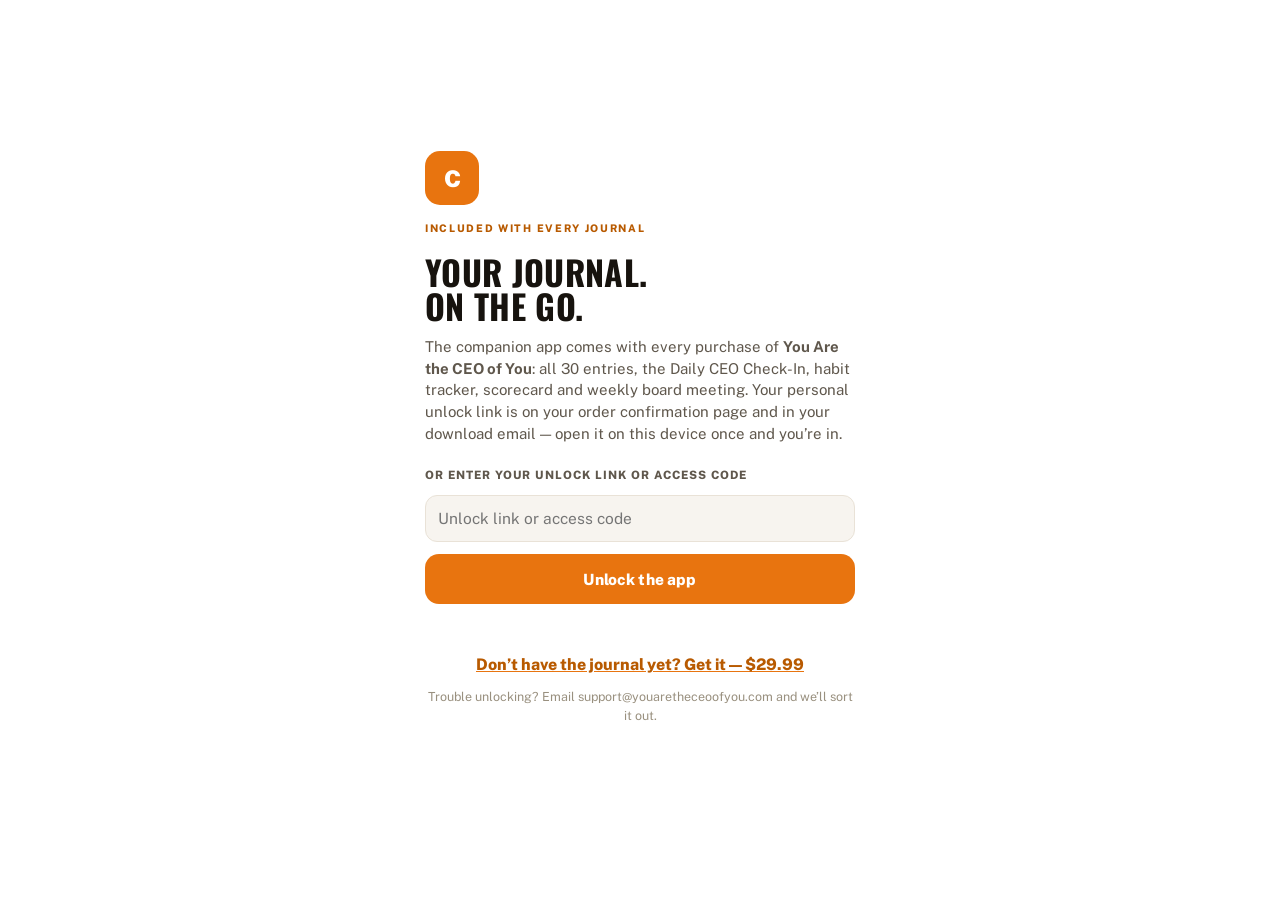
<file: app/index.html>
<!doctype html>
<html lang="en">
<head>
<meta charset="utf-8">
<meta name="viewport" content="width=device-width, initial-scale=1, viewport-fit=cover">
<title>Companion App — You Are the CEO of You</title>
<meta name="description" content="The You Are the CEO of You companion app: all 30 entries, the Daily CEO Check-In, habit tracker, company scorecard and weekly board meeting — on your phone.">
<meta name="robots" content="noindex">
<meta name="theme-color" content="#E8740F">
<meta name="apple-mobile-web-app-capable" content="yes">
<meta name="apple-mobile-web-app-status-bar-style" content="default">
<meta name="apple-mobile-web-app-title" content="CEO of You">
<link rel="icon" href="/assets/img/favicon.svg" type="image/svg+xml">
<link rel="preconnect" href="https://fonts.googleapis.com">
<link rel="preconnect" href="https://fonts.gstatic.com" crossorigin>
<link rel="stylesheet" href="https://fonts.googleapis.com/css2?family=Oswald:wght@500;700&family=Public+Sans:wght@400;600;700;800;900&family=Source+Serif+4:ital,opsz,wght@0,8..60,400;0,8..60,600;1,8..60,400&display=swap">
<link rel="stylesheet" href="/app/styles.css">
</head>
<body>
<div id="lock" hidden>
  <div class="lock-in">
    <div class="mark" aria-hidden="true">C</div>
    <p class="eyebrow">Included with every journal</p>
    <h1>Your journal.<br>On the go.</h1>
    <p class="muted">The companion app comes with every purchase of <strong>You Are the CEO of You</strong>: all 30 entries, the Daily CEO Check-In, habit tracker, scorecard and weekly board meeting. Your personal unlock link is on your order confirmation page and in your download email &mdash; open it on this device once and you&rsquo;re in.</p>
    <label for="lock-code">Or enter your unlock link or access code</label>
    <input id="lock-code" class="inp" placeholder="Unlock link or access code" autocomplete="off">
    <button id="lock-btn" class="btn" type="button">Unlock the app</button>
    <p id="lock-msg" class="lock-msg" role="status"></p>
    <a class="lock-buy" href="/#checkout">Don&rsquo;t have the journal yet? Get it &mdash; $29.99</a>
    <p class="lock-help">Trouble unlocking? Email support@youaretheceoofyou.com and we&rsquo;ll sort it out.</p>
  </div>
</div>
<div id="app" hidden>
  <header class="top wrap">
    <div class="brand">
      <div class="mark" aria-hidden="true">C</div>
      <div class="t">You Are the CEO of You<small>Companion</small></div>
    </div>
    <span class="proto">Early access</span>
  </header>
  <main id="screens">
    <section class="screen wrap" id="scr-today" aria-label="Today"></section>
    <section class="screen wrap" id="scr-journal" aria-label="Journal"></section>
    <section class="screen wrap" id="scr-habits" aria-label="Habits"></section>
    <section class="screen wrap" id="scr-board" aria-label="Board"></section>
    <section class="screen wrap" id="scr-company" aria-label="Company"></section>
  </main>
  <nav id="tabbar" aria-label="Main navigation"><div class="row">
    <button class="tab" id="tab-today" data-tab="today" aria-label="Today">
      <svg viewBox="0 0 24 24" fill="none" stroke="currentColor" stroke-width="2" stroke-linecap="round" stroke-linejoin="round"><circle cx="12" cy="12" r="4"/><path d="M12 2v2M12 20v2M4.93 4.93l1.41 1.41M17.66 17.66l1.41 1.41M2 12h2M20 12h2M4.93 19.07l1.41-1.41M17.66 6.34l1.41-1.41"/></svg>
      <span>Today</span></button>
    <button class="tab" id="tab-journal" data-tab="journal" aria-label="Journal">
      <svg viewBox="0 0 24 24" fill="none" stroke="currentColor" stroke-width="2" stroke-linecap="round" stroke-linejoin="round"><path d="M4 19.5A2.5 2.5 0 0 1 6.5 17H20"/><path d="M6.5 2H20v20H6.5A2.5 2.5 0 0 1 4 19.5v-15A2.5 2.5 0 0 1 6.5 2z"/></svg>
      <span>Journal</span></button>
    <button class="tab" id="tab-habits" data-tab="habits" aria-label="Habits">
      <svg viewBox="0 0 24 24" fill="none" stroke="currentColor" stroke-width="2" stroke-linecap="round" stroke-linejoin="round"><polyline points="17 1 21 5 17 9"/><path d="M3 11V9a4 4 0 0 1 4-4h14"/><polyline points="7 23 3 19 7 15"/><path d="M21 13v2a4 4 0 0 1-4 4H3"/></svg>
      <span>Habits</span></button>
    <button class="tab" id="tab-board" data-tab="board" aria-label="Board">
      <svg viewBox="0 0 24 24" fill="none" stroke="currentColor" stroke-width="2" stroke-linecap="round" stroke-linejoin="round"><rect x="8" y="2" width="8" height="4" rx="1"/><path d="M16 4h2a2 2 0 0 1 2 2v14a2 2 0 0 1-2 2H6a2 2 0 0 1-2-2V6a2 2 0 0 1 2-2h2"/><path d="M9 12l2 2 4-4"/></svg>
      <span>Board</span></button>
    <button class="tab" id="tab-company" data-tab="company" aria-label="Company">
      <svg viewBox="0 0 24 24" fill="none" stroke="currentColor" stroke-width="2" stroke-linecap="round" stroke-linejoin="round"><line x1="6" y1="20" x2="6" y2="14"/><line x1="12" y1="20" x2="12" y2="8"/><line x1="18" y1="20" x2="18" y2="4"/><line x1="3" y1="20" x2="21" y2="20"/></svg>
      <span>Company</span></button>
  </div></nav>
</div>
<div id="backdrop" hidden></div>
<div id="sheetwrap" class="sheet" role="dialog" aria-modal="true" aria-label="Detail">
  <div class="sheet-head">
    <button class="x" id="sheetClose" aria-label="Close">
      <svg viewBox="0 0 24 24" fill="none" stroke="currentColor" stroke-width="2.5" stroke-linecap="round"><path d="M6 9l6 6 6-6"/></svg>
    </button>
    <div class="ttl"><div class="a" id="sheetKicker"></div><div class="b" id="sheetTitle"></div></div>
  </div>
  <div class="sheet-body" id="sheetBody"><div id="sheetInner"></div></div>
</div>
<div id="toast" role="status">Saved</div>
<script src="/app/app.js" defer></script>
<script data-goatcounter="https://ceoofyou.goatcounter.com/count" async src="//gc.zgo.at/count.js"></script>
</body>
</html>
</file>
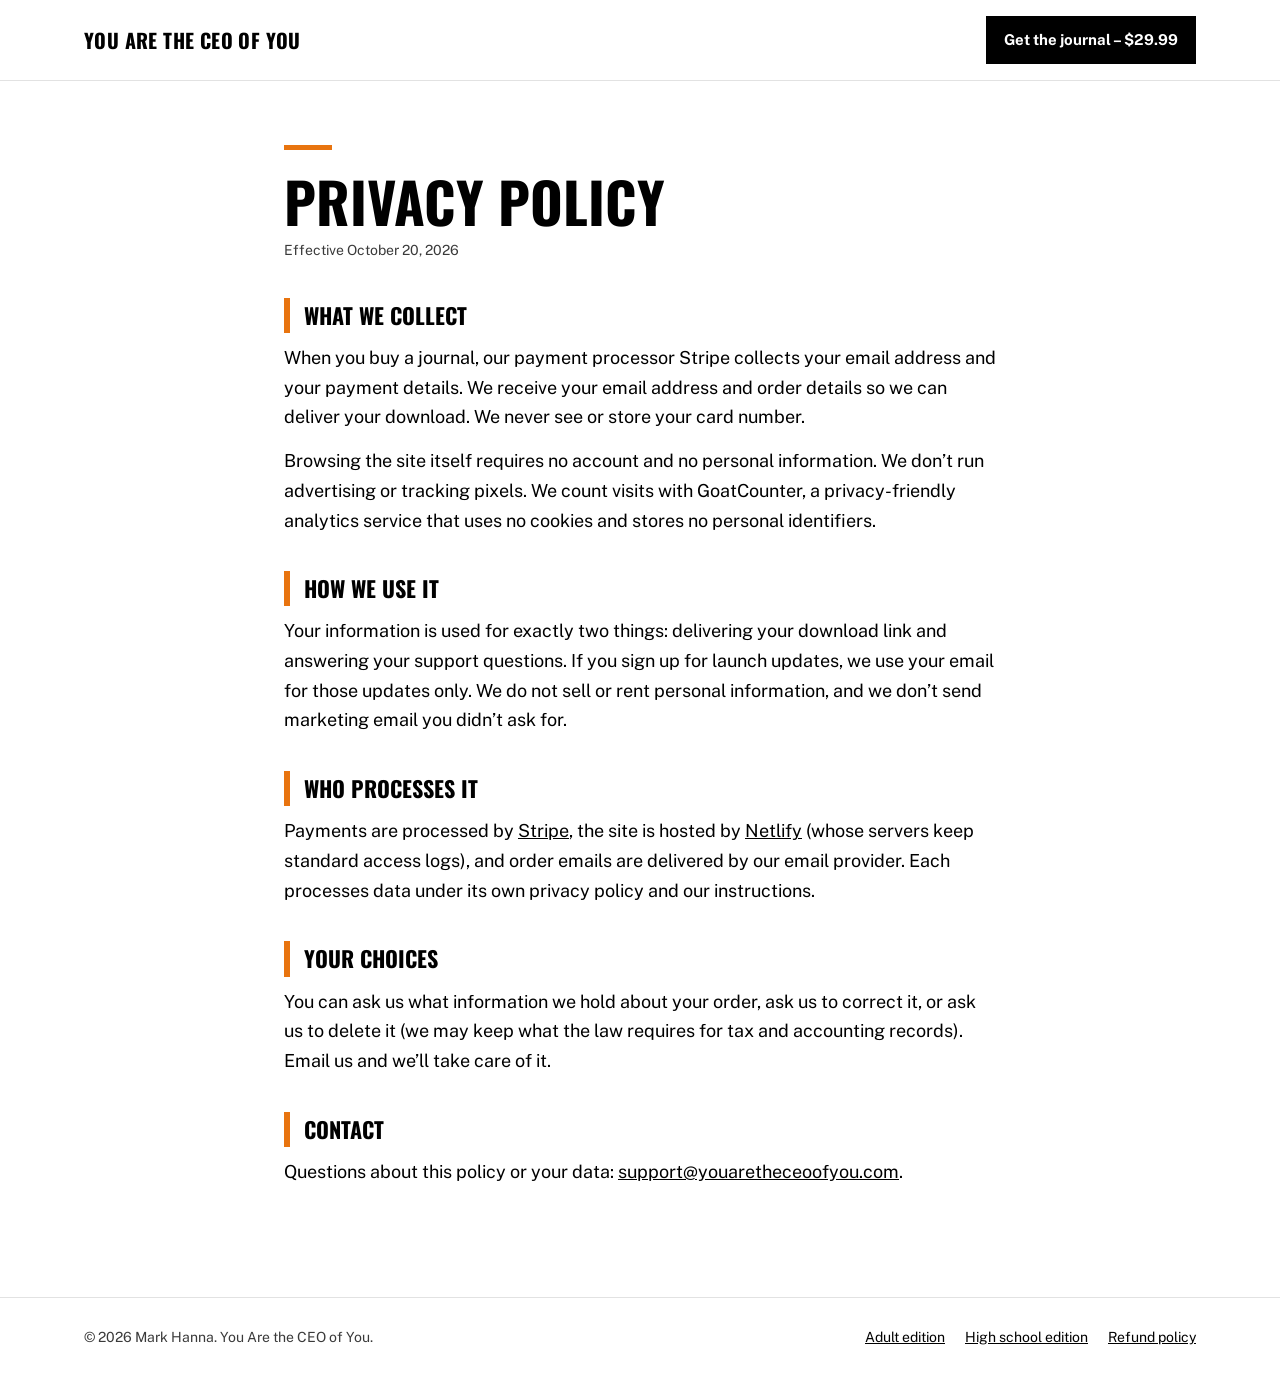
<file: privacy/index.html>
<!doctype html>
<html lang="en">
<head>
<meta charset="utf-8">
<meta name="viewport" content="width=device-width, initial-scale=1, viewport-fit=cover">
<title>Privacy Policy — You Are the CEO of You</title>
<meta name="description" content="Privacy policy for youaretheceoofyou.com.">
<link rel="canonical" href="https://youaretheceoofyou.com/privacy/">
<link rel="icon" href="/assets/img/favicon.svg" type="image/svg+xml">
<link rel="preconnect" href="https://fonts.googleapis.com">
<link rel="preconnect" href="https://fonts.gstatic.com" crossorigin>
<link rel="stylesheet" href="https://fonts.googleapis.com/css2?family=Oswald:wght@500;700&family=Public+Sans:wght@400;600;700&display=swap">
<link rel="stylesheet" href="/assets/css/styles.css">
<style>
body{padding-bottom:0}
.policy{max-width:760px;padding-top:64px;padding-bottom:96px}
.policy h1{font-size:clamp(36px,5vw,56px);margin-bottom:8px}
.policy .date{color:var(--body);font-size:14px;margin:0 0 36px}
.policy h2{font-family:'Oswald','Arial Narrow',sans-serif;font-weight:700;text-transform:uppercase;font-size:22px;margin:36px 0 10px;border-left:6px solid var(--accent);padding-left:14px}
.policy p{margin:0 0 14px;color:var(--ink);line-height:1.65}
</style>
</head>
<body>
<header class="top">
  <div class="wrap">
    <div class="brand">You Are the CEO of You</div>
    <a class="buy small" href="/#checkout">Get the journal – $29.99</a>
  </div>
</header>
<main>
  <section class="wrap policy">
    <h1 class="display">Privacy Policy</h1>
    <p class="date">Effective October 20, 2026</p>

    <h2>What we collect</h2>
    <p>When you buy a journal, our payment processor Stripe collects your email address and your payment details. We receive your email address and order details so we can deliver your download. We never see or store your card number.</p>
    <p>Browsing the site itself requires no account and no personal information. We don&rsquo;t run advertising or tracking pixels. We count visits with GoatCounter, a privacy-friendly analytics service that uses no cookies and stores no personal identifiers.</p>

    <h2>How we use it</h2>
    <p>Your information is used for exactly two things: delivering your download link and answering your support questions. If you sign up for launch updates, we use your email for those updates only. We do not sell or rent personal information, and we don&rsquo;t send marketing email you didn&rsquo;t ask for.</p>

    <h2>Who processes it</h2>
    <p>Payments are processed by <a href="https://stripe.com/privacy" target="_blank" rel="noopener">Stripe</a>, the site is hosted by <a href="https://www.netlify.com/privacy/" target="_blank" rel="noopener">Netlify</a> (whose servers keep standard access logs), and order emails are delivered by our email provider. Each processes data under its own privacy policy and our instructions.</p>

    <h2>Your choices</h2>
    <p>You can ask us what information we hold about your order, ask us to correct it, or ask us to delete it (we may keep what the law requires for tax and accounting records). Email us and we&rsquo;ll take care of it.</p>

    <h2>Contact</h2>
    <p>Questions about this policy or your data: <a href="mailto:support@youaretheceoofyou.com">support@youaretheceoofyou.com</a>.</p>
  </section>
</main>
<footer>
  <div class="wrap">
    <span>© 2026 Mark Hanna. You Are the CEO of You.</span>
    <nav aria-label="Pages"><a href="/">Adult edition</a><a href="/highschool/">High school edition</a><a href="/refunds/">Refund policy</a></nav>
  </div>
</footer>
<script data-goatcounter="https://ceoofyou.goatcounter.com/count" async src="//gc.zgo.at/count.js"></script>
</body>
</html>
</file>
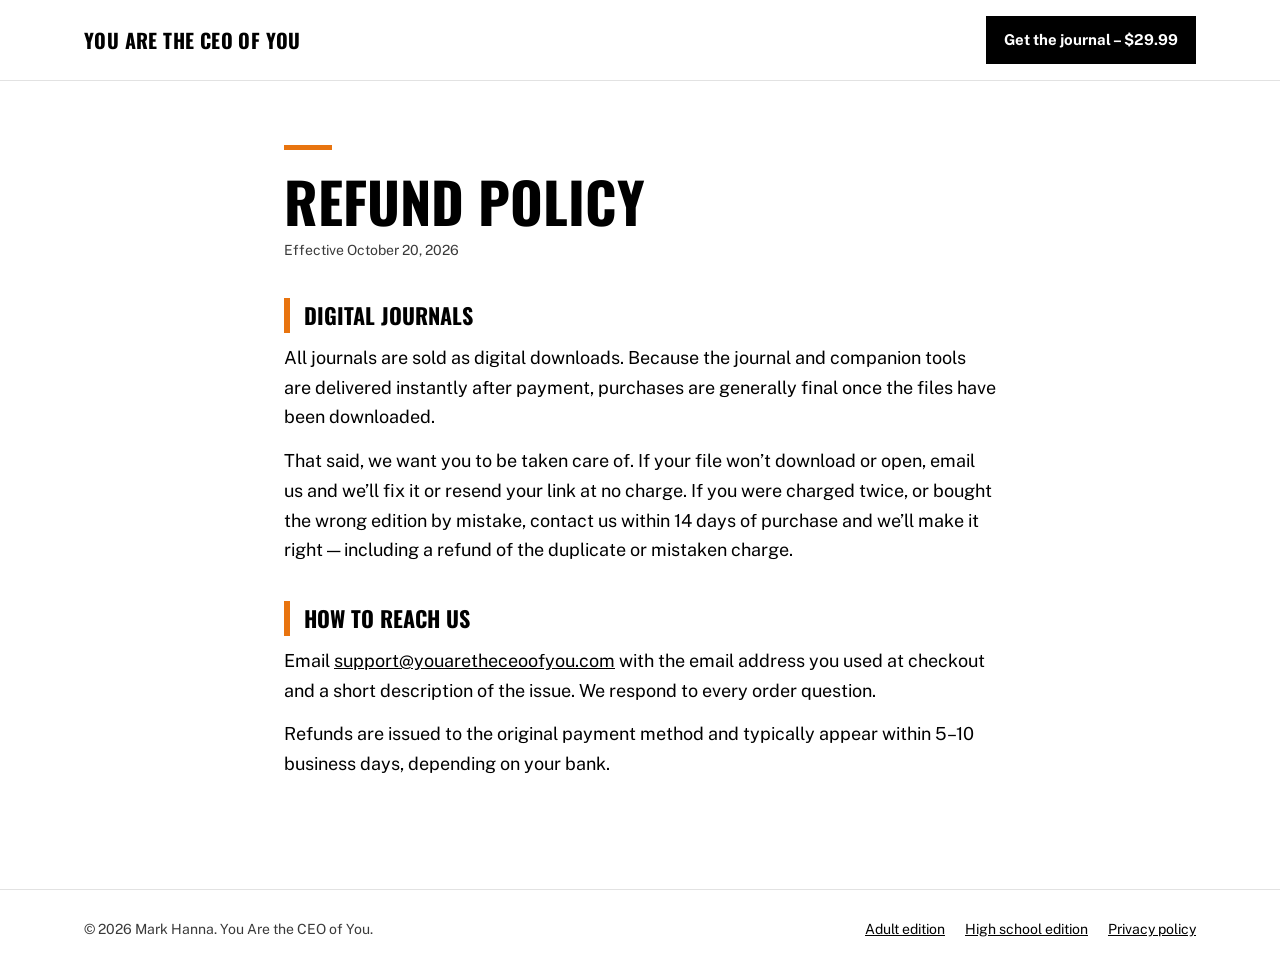
<file: refunds/index.html>
<!doctype html>
<html lang="en">
<head>
<meta charset="utf-8">
<meta name="viewport" content="width=device-width, initial-scale=1, viewport-fit=cover">
<title>Refund Policy — You Are the CEO of You</title>
<meta name="description" content="Refund and return policy for You Are the CEO of You digital and printed journals.">
<link rel="canonical" href="https://youaretheceoofyou.com/refunds/">
<link rel="icon" href="/assets/img/favicon.svg" type="image/svg+xml">
<link rel="preconnect" href="https://fonts.googleapis.com">
<link rel="preconnect" href="https://fonts.gstatic.com" crossorigin>
<link rel="stylesheet" href="https://fonts.googleapis.com/css2?family=Oswald:wght@500;700&family=Public+Sans:wght@400;600;700&display=swap">
<link rel="stylesheet" href="/assets/css/styles.css">
<style>
body{padding-bottom:0}
.policy{max-width:760px;padding-top:64px;padding-bottom:96px}
.policy h1{font-size:clamp(36px,5vw,56px);margin-bottom:8px}
.policy .date{color:var(--body);font-size:14px;margin:0 0 36px}
.policy h2{font-family:'Oswald','Arial Narrow',sans-serif;font-weight:700;text-transform:uppercase;font-size:22px;margin:36px 0 10px;border-left:6px solid var(--accent);padding-left:14px}
.policy p{margin:0 0 14px;color:var(--ink);line-height:1.65}
</style>
</head>
<body>
<header class="top">
  <div class="wrap">
    <div class="brand">You Are the CEO of You</div>
    <a class="buy small" href="/#checkout">Get the journal – $29.99</a>
  </div>
</header>
<main>
  <section class="wrap policy">
    <h1 class="display">Refund Policy</h1>
    <p class="date">Effective October 20, 2026</p>

    <h2>Digital journals</h2>
    <p>All journals are sold as digital downloads. Because the journal and companion tools are delivered instantly after payment, purchases are generally final once the files have been downloaded.</p>
    <p>That said, we want you to be taken care of. If your file won&rsquo;t download or open, email us and we&rsquo;ll fix it or resend your link at no charge. If you were charged twice, or bought the wrong edition by mistake, contact us within 14 days of purchase and we&rsquo;ll make it right — including a refund of the duplicate or mistaken charge.</p>

    <h2>How to reach us</h2>
    <p>Email <a href="mailto:support@youaretheceoofyou.com">support@youaretheceoofyou.com</a> with the email address you used at checkout and a short description of the issue. We respond to every order question.</p>
    <p>Refunds are issued to the original payment method and typically appear within 5&ndash;10 business days, depending on your bank.</p>
  </section>
</main>
<footer>
  <div class="wrap">
    <span>© 2026 Mark Hanna. You Are the CEO of You.</span>
    <nav aria-label="Pages"><a href="/">Adult edition</a><a href="/highschool/">High school edition</a><a href="/privacy/">Privacy policy</a></nav>
  </div>
</footer>
<script data-goatcounter="https://ceoofyou.goatcounter.com/count" async src="//gc.zgo.at/count.js"></script>
</body>
</html>
</file>
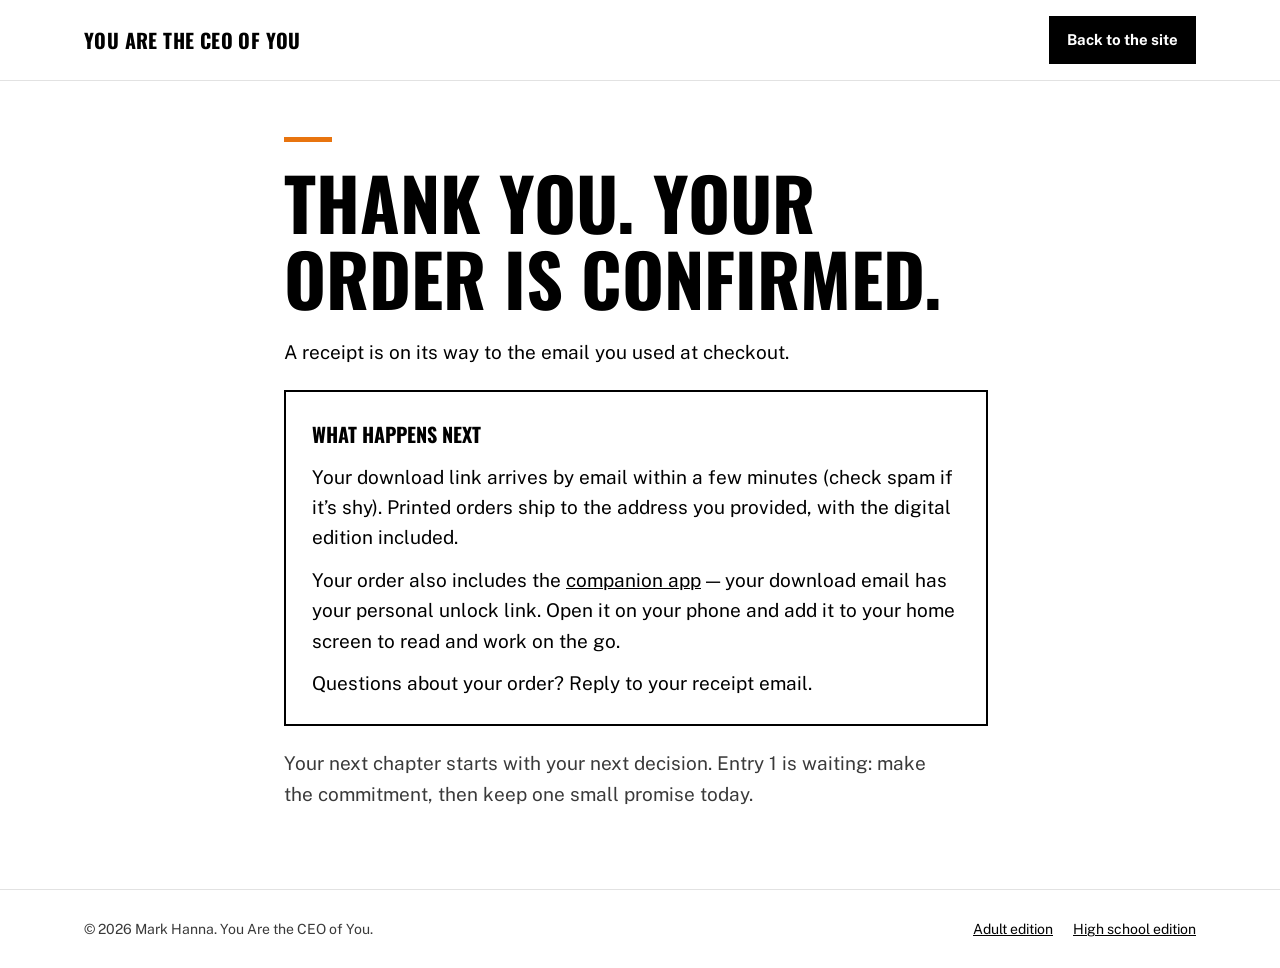
<file: thank-you/index.html>
<!doctype html>
<html lang="en">
<head>
<meta charset="utf-8">
<meta name="viewport" content="width=device-width, initial-scale=1, viewport-fit=cover">
<title>Thank You — You Are the CEO of You</title>
<meta name="description" content="Your order is confirmed. Thank you for getting You Are the CEO of You by Mark Hanna.">
<meta name="robots" content="noindex">
<link rel="icon" href="/assets/img/favicon.svg" type="image/svg+xml">
<link rel="preconnect" href="https://fonts.googleapis.com">
<link rel="preconnect" href="https://fonts.gstatic.com" crossorigin>
<link rel="stylesheet" href="https://fonts.googleapis.com/css2?family=Oswald:wght@500;700&family=Public+Sans:wght@400;600;700&display=swap">
<link rel="stylesheet" href="/assets/css/styles.css">
<style>
body{padding-bottom:0}
.ty{min-height:70vh;display:flex;flex-direction:column;align-items:flex-start;justify-content:center;gap:22px;max-width:760px;padding-top:56px;padding-bottom:80px}
.ty h1{font-size:clamp(40px,6vw,72px)}
.ty p{margin:0;font-size:19px;max-width:54ch}
.ty .steps-box{border:2px solid var(--ink);padding:26px;display:flex;flex-direction:column;gap:12px}
.ty .steps-box strong{font-family:'Oswald','Arial Narrow',sans-serif;text-transform:uppercase;font-size:20px}
/* --- Receipt card --- */
.receipt{width:100%;max-width:560px;border:2px solid var(--ink);background:#fff}
.receipt .r-head{display:flex;justify-content:space-between;align-items:center;gap:12px;background:var(--ink);color:#fff;padding:15px 22px}
.receipt .r-head strong{font-family:'Oswald','Arial Narrow',sans-serif;text-transform:uppercase;font-size:17px;letter-spacing:.03em;font-weight:700}
.receipt .r-head span{color:var(--accent);font-weight:700;font-size:12px;text-transform:uppercase;letter-spacing:.14em}
.receipt .r-rows{padding:6px 22px}
.receipt .r-row{display:flex;justify-content:space-between;align-items:baseline;gap:18px;padding:12px 0;border-bottom:1px dashed #d9d9d9;font-size:15px}
.receipt .r-row:last-child{border-bottom:0}
.receipt .r-row .k{color:var(--body)}
.receipt .r-row .v{text-align:right;font-weight:600;white-space:nowrap}
.receipt .r-row.r-break .v{white-space:normal;word-break:break-word}
.receipt .r-row.r-item{border-top:2px solid var(--ink);margin-top:2px}
.receipt .r-row.r-item .k{color:var(--ink);font-weight:700;max-width:34ch}
.receipt .r-total{display:flex;justify-content:space-between;align-items:baseline;gap:18px;padding:14px 22px 16px;border-top:2px solid var(--ink);font-family:'Oswald','Arial Narrow',sans-serif;text-transform:uppercase}
.receipt .r-total .v{font-size:28px;font-weight:700}
.receipt .r-dl{display:flex;flex-direction:column;gap:10px;padding:18px 22px;background:#FBF3EB;border-top:2px solid var(--ink)}
.receipt .r-dl .buy{text-align:center}
.receipt .r-fine{padding:14px 22px 0;font-size:13px;line-height:1.55;color:var(--body);max-width:none}
.receipt .r-fine:last-child{padding-bottom:20px}
.r-actions{display:flex;gap:12px;align-items:center}
.r-actions button.buy{appearance:none;cursor:pointer;font-family:inherit}
@media print{
  header.top,footer,.r-actions,.ty .muted,#ty-sub,.receipt .r-dl{display:none!important}
  body{padding:0}
  .ty{min-height:0;padding:12px 0;gap:14px}
  .ty h1{font-size:26px}
  .ty h1::before{display:none}
  .receipt{border-color:#000;max-width:100%}
  .receipt .r-head{background:#000;-webkit-print-color-adjust:exact;print-color-adjust:exact}
}
</style>
</head>
<body>

<header class="top">
  <div class="wrap">
    <div class="brand">You Are the CEO of You</div>
    <a class="buy small" href="/">Back to the site</a>
  </div>
</header>

<main>
  <section class="wrap ty">
    <h1 class="display">Thank you. Your order is confirmed.</h1>
    <p id="ty-sub">A receipt is on its way to the email you used at checkout.</p>
    <div class="steps-box" id="download-area">
      <strong>What happens next</strong>
      <p>Your download link arrives by email within a few minutes (check spam if it&rsquo;s shy). Printed orders ship to the address you provided, with the digital edition included.</p>
      <p>Your order also includes the <a href="/app/">companion app</a> &mdash; your download email has your personal unlock link. Open it on your phone and add it to your home screen to read and work on the go.</p>
      <p>Questions about your order? Reply to your receipt email.</p>
    </div>
    <p class="muted">Your next chapter starts with your next decision. Entry 1 is waiting: make the commitment, then keep one small promise today.</p>
  </section>
</main>

<footer>
  <div class="wrap">
    <span>© 2026 Mark Hanna. You Are the CEO of You.</span>
    <nav aria-label="Pages"><a href="/">Adult edition</a><a href="/highschool/">High school edition</a></nav>
  </div>
</footer>

<script src="/assets/js/thankyou.js" defer></script>
<script data-goatcounter="https://ceoofyou.goatcounter.com/count" async src="//gc.zgo.at/count.js"></script>
</body>
</html>
</file>
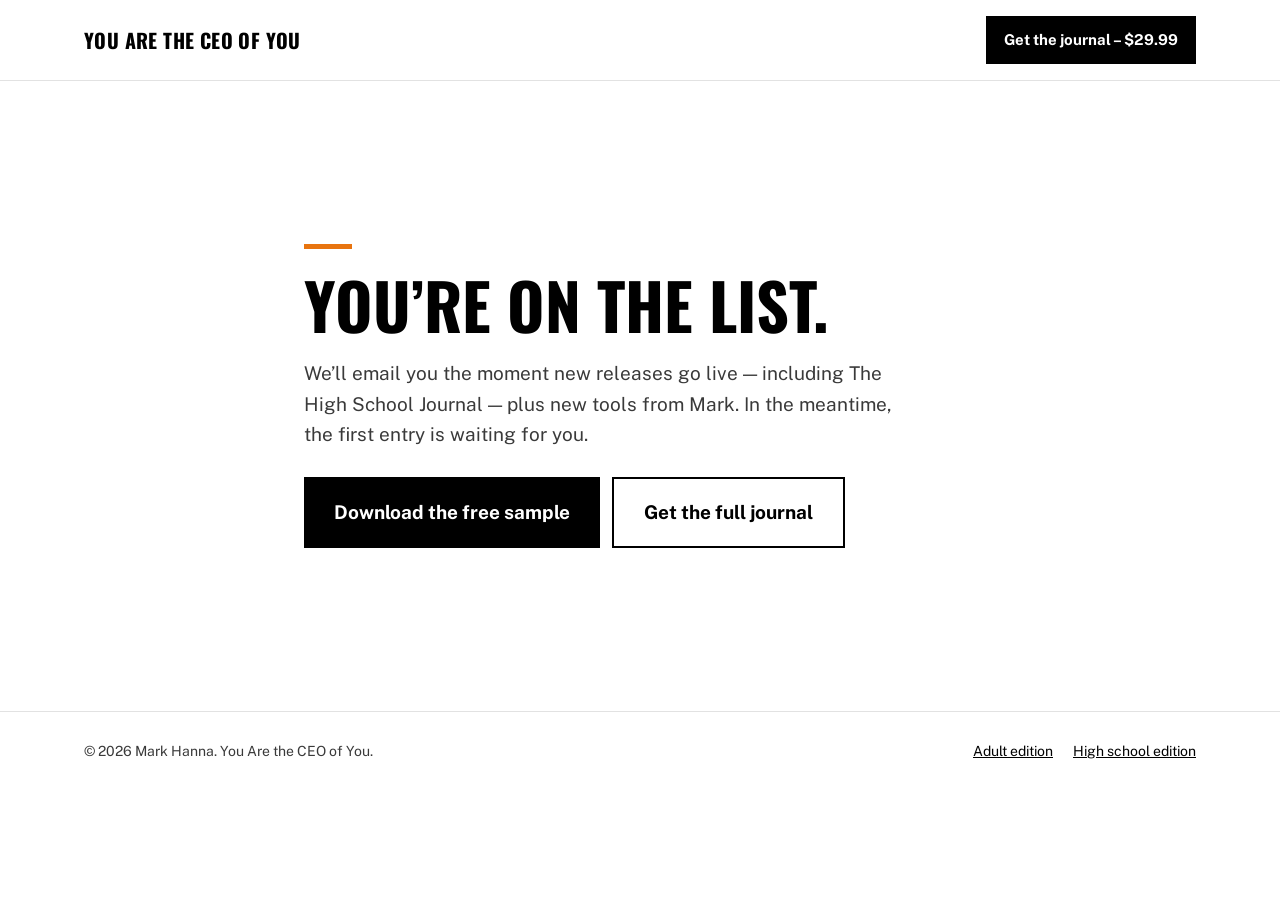
<file: thanks-signup/index.html>
<!doctype html>
<html lang="en">
<head>
<meta charset="utf-8">
<meta name="viewport" content="width=device-width, initial-scale=1, viewport-fit=cover">
<title>You're In — You Are the CEO of You</title>
<meta name="robots" content="noindex">
<link rel="icon" href="/assets/img/favicon.svg" type="image/svg+xml">
<link rel="preconnect" href="https://fonts.googleapis.com">
<link rel="preconnect" href="https://fonts.gstatic.com" crossorigin>
<link rel="stylesheet" href="https://fonts.googleapis.com/css2?family=Oswald:wght@500;700&family=Public+Sans:wght@400;600;700&display=swap">
<link rel="stylesheet" href="/assets/css/styles.css">
<style>
body{padding-bottom:0}
.ty{min-height:70vh;display:flex;flex-direction:column;align-items:flex-start;justify-content:center;gap:20px;max-width:720px}
.ty h1{font-size:clamp(38px,5.5vw,64px)}
.ty h1::before{content:"";display:block;width:48px;height:5px;background:var(--accent);margin:0 0 22px}
.ty p{margin:0;font-size:19px;max-width:50ch;color:var(--body)}
.ty .row{display:flex;flex-wrap:wrap;gap:12px;margin-top:8px}
</style>
</head>
<body>
<header class="top">
  <div class="wrap">
    <div class="brand">You Are the CEO of You</div>
    <a class="buy small" href="/#checkout">Get the journal – $29.99</a>
  </div>
</header>
<main>
  <section class="wrap ty">
    <h1 class="display">You&rsquo;re on the list.</h1>
    <p>We&rsquo;ll email you the moment new releases go live &mdash; including The High School Journal &mdash; plus new tools from Mark. In the meantime, the first entry is waiting for you.</p>
    <div class="row">
      <a class="buy" href="/sample/you-are-the-ceo-of-you-sample.pdf" download>Download the free sample</a>
      <a class="buy outline" href="/#checkout">Get the full journal</a>
    </div>
  </section>
</main>
<footer>
  <div class="wrap">
    <span>© 2026 Mark Hanna. You Are the CEO of You.</span>
    <nav aria-label="Pages"><a href="/">Adult edition</a><a href="/highschool/">High school edition</a></nav>
  </div>
</footer>
<script data-goatcounter="https://ceoofyou.goatcounter.com/count" async src="//gc.zgo.at/count.js"></script>
</body>
</html>
</file>
<file: app/styles.css>
/* Layout: one-hand phone app — scrollable screens over a fixed bottom tab bar; entries open as full-height sheets. */
:root{
  padding-top:env(safe-area-inset-top,0px); padding-bottom:env(safe-area-inset-bottom,0px);
  --bg:#FFFFFF; --surface:#F7F4EF; --card:#FFFFFF;
  --ink:#17130E; --ink2:#5F574C; --ink3:#99907F;
  --line:#E9E2D7; --line2:#F1ECE3;
  --accent:#E8740F; --accent-deep:#B85A00; --accent-ink:#B85A00; --accent-soft:#FBEADB; --accent-soft2:#FDF4EB;
  --good:#2E7D4F; --good-soft:#E7F2EB; --warn:#B3261E; --warn-soft:#F9E9E7;
  --c1:#F2C49B; --c2:#E07B28; --c3:#8C3D05;
  --shadow:0 10px 30px rgba(23,19,14,.10), 0 2px 8px rgba(23,19,14,.06);
  --font-ui:"Public Sans",system-ui,-apple-system,"Segoe UI",sans-serif;
  --font-disp:"Oswald","Arial Narrow",sans-serif;
  --font-read:"Source Serif 4",Georgia,"Times New Roman",serif;
  --ease:cubic-bezier(.22,.75,.22,1); --ease-out:cubic-bezier(.16,.84,.3,1);
}
@media (prefers-color-scheme: dark){ :root:not([data-theme="light"]){
  --bg:#17120D; --surface:#1F1912; --card:#241D15;
  --ink:#F5EFE6; --ink2:#C2B6A4; --ink3:#8B7F6E;
  --line:#372D20; --line2:#2B2318;
  --accent:#FF8A3D; --accent-deep:#FFA35C; --accent-ink:#FF9D55; --accent-soft:#3A2816; --accent-soft2:#2B2013;
  --good:#5BB885; --good-soft:#1E3327; --warn:#FF8075; --warn-soft:#3A201D;
  --c1:#6B4A2C; --c2:#C97A33; --c3:#FFB36B;
  --shadow:0 10px 30px rgba(0,0,0,.45), 0 2px 8px rgba(0,0,0,.3);
  color-scheme: dark;
}}
:root[data-theme="dark"]{
  --bg:#17120D; --surface:#1F1912; --card:#241D15;
  --ink:#F5EFE6; --ink2:#C2B6A4; --ink3:#8B7F6E;
  --line:#372D20; --line2:#2B2318;
  --accent:#FF8A3D; --accent-deep:#FFA35C; --accent-ink:#FF9D55; --accent-soft:#3A2816; --accent-soft2:#2B2013;
  --good:#5BB885; --good-soft:#1E3327; --warn:#FF8075; --warn-soft:#3A201D;
  --c1:#6B4A2C; --c2:#C97A33; --c3:#FFB36B;
  --shadow:0 10px 30px rgba(0,0,0,.45), 0 2px 8px rgba(0,0,0,.3);
  color-scheme: dark;
}
*{box-sizing:border-box}
html,body{height:100%}
body{margin:0;background:var(--bg);color:var(--ink);font-family:var(--font-ui);font-size:16px;line-height:1.45;
  -webkit-font-smoothing:antialiased;overflow-x:hidden}
button,input,textarea,select{font:inherit;color:inherit}
textarea{resize:vertical}
img{max-width:100%}
:focus-visible{outline:2px solid var(--accent);outline-offset:2px;border-radius:6px}

/* ---------- shell ---------- */
#app{min-height:100%;display:flex;flex-direction:column}
.wrap{padding-left:max(16px,env(safe-area-inset-left,0px));padding-right:max(16px,env(safe-area-inset-right,0px))}
.top{display:flex;align-items:center;justify-content:space-between;gap:10px;padding-block:14px 6px}
.brand{display:flex;align-items:center;gap:10px;min-width:0}
.brand .mark{width:34px;height:34px;border-radius:10px;background:var(--accent);color:#fff;display:grid;place-items:center;
  font-weight:900;font-size:15px;letter-spacing:.02em;flex:none}
.brand .t{font-weight:800;font-size:15px;letter-spacing:.01em;line-height:1.15}
.brand .t small{display:block;font-weight:600;font-size:11px;color:var(--ink3);letter-spacing:.14em;text-transform:uppercase}
.proto{font-size:10px;font-weight:700;letter-spacing:.12em;color:var(--accent-ink);background:var(--accent-soft);
  border:1px solid var(--accent);border-radius:999px;padding:4px 9px;text-transform:uppercase;flex:none}
main#screens{flex:1;padding-bottom:calc(84px + env(safe-area-inset-bottom,0px))}
.screen{display:none}
.screen.active{display:block;animation:screenIn .34s var(--ease) both}
@keyframes screenIn{from{opacity:0;transform:translateY(10px)}to{opacity:1;transform:none}}

/* bottom tab bar */
#tabbar{position:fixed;left:0;right:0;bottom:0;z-index:40;background:color-mix(in srgb,var(--bg) 88%,transparent);
  backdrop-filter:blur(14px);-webkit-backdrop-filter:blur(14px);border-top:1px solid var(--line);
  padding-left:max(10px,env(safe-area-inset-left,0px));padding-right:max(10px,env(safe-area-inset-right,0px));
  padding-top:6px;padding-bottom:calc(8px + env(safe-area-inset-bottom,0px))}
#tabbar .row{display:flex;justify-content:space-around;max-width:560px;margin:0 auto}
.tab{flex:1;display:flex;flex-direction:column;align-items:center;gap:3px;background:none;border:0;padding:6px 2px;
  color:var(--ink3);font-size:10.5px;font-weight:700;letter-spacing:.04em;cursor:pointer;border-radius:12px;
  transition:color .2s var(--ease)}
.tab svg{width:23px;height:23px;transition:transform .3s var(--ease)}
.tab.active{color:var(--accent-ink)}
.tab.active svg{transform:translateY(-1px) scale(1.12)}
.tab:active svg{transform:scale(.9)}

/* ---------- common ---------- */
h1.screen-title{font-size:26px;font-weight:900;letter-spacing:-.01em;margin:14px 0 2px;text-wrap:balance}
.screen-sub{color:var(--ink2);font-size:14.5px;margin:0 0 16px}
.card{background:var(--card);border:1px solid var(--line);border-radius:18px;padding:16px;margin-bottom:14px}
.card.flat{background:var(--surface);border-color:var(--line2)}
.eyebrow{font-size:10.5px;font-weight:800;letter-spacing:.16em;text-transform:uppercase;color:var(--accent-ink);margin:0 0 6px}
.eyebrow.gray{color:var(--ink3)}
.muted{color:var(--ink2)} .tiny{font-size:12.5px} .small{font-size:13.5px}
.btn{display:inline-flex;align-items:center;justify-content:center;gap:8px;border:0;border-radius:14px;cursor:pointer;
  background:var(--accent);color:#fff;font-weight:800;font-size:15.5px;padding:14px 20px;width:100%;
  transition:transform .15s var(--ease),filter .2s;letter-spacing:.01em}
.btn:active{transform:scale(.97)}
.btn.sec{background:var(--surface);color:var(--ink);border:1px solid var(--line)}
.btn.ghost{background:none;color:var(--accent-ink);border:1px dashed var(--accent);font-weight:700;font-size:14px;padding:11px 16px}
.btn.sm{width:auto;padding:9px 14px;font-size:13.5px;border-radius:11px}
.btn:disabled{opacity:.45;pointer-events:none}
.chip{display:inline-flex;align-items:center;gap:6px;border-radius:999px;padding:5px 11px;font-size:12px;font-weight:700;
  background:var(--surface);border:1px solid var(--line);color:var(--ink2)}
.chip.on{background:var(--accent-soft);border-color:var(--accent);color:var(--accent-ink)}
.divider{height:1px;background:var(--line);margin:18px 0;border:0}

/* fields */
.fld{margin-bottom:14px}
.fld label{display:block;font-size:12px;font-weight:800;letter-spacing:.08em;text-transform:uppercase;color:var(--ink2);margin-bottom:6px}
.fld .hint{font-size:12.5px;color:var(--ink3);margin:-2px 0 6px}
.inp,.ta{width:100%;background:var(--surface);border:1.5px solid var(--line);border-radius:12px;padding:11px 12px;
  font-size:15.5px;color:var(--ink);transition:border-color .2s,background .2s,box-shadow .2s}
.ta{min-height:76px;line-height:1.5}
.inp:focus,.ta:focus{outline:none;border-color:var(--accent);background:var(--card);box-shadow:0 0 0 3px var(--accent-soft)}
.row2{display:flex;gap:10px;flex-wrap:wrap}
.row2>.fld{flex:1;min-width:120px}
.notebox{background:var(--accent-soft2);border:1px solid var(--accent-soft);border-radius:12px;padding:11px 13px;
  font-size:13px;color:var(--ink2);margin-bottom:14px}
.reminder{display:flex;gap:10px;align-items:flex-start;background:var(--surface);border-left:3px solid var(--accent);
  border-radius:0 12px 12px 0;padding:12px 14px;margin:18px 0 4px}
.reminder .rl{font-size:10px;font-weight:800;letter-spacing:.14em;text-transform:uppercase;color:var(--accent-ink);display:block;margin-bottom:3px}
.reminder .rt{font-family:var(--font-read);font-style:italic;font-size:16px}

/* tables */
.tbl{width:100%;border-collapse:collapse;margin-bottom:8px}
.tbl th{font-size:10.5px;font-weight:800;letter-spacing:.08em;text-transform:uppercase;color:var(--ink3);text-align:left;padding:4px 6px 6px}
.tbl td{padding:3px;vertical-align:top}
.tbl .inp{padding:9px 10px;font-size:14px;border-radius:9px}
.tbl .rowlabel{font-size:13px;font-weight:700;color:var(--ink2);padding:11px 6px 0;white-space:normal}
.tbl .num{text-align:right;font-variant-numeric:tabular-nums}
.sumrow{display:flex;justify-content:space-between;align-items:center;padding:10px 6px;border-top:1.5px solid var(--line);
  font-weight:800;font-variant-numeric:tabular-nums}
.calcrow{display:flex;justify-content:space-between;gap:8px;align-items:center;background:var(--surface);border-radius:10px;
  padding:10px 12px;margin:6px 0;font-weight:700;font-size:14.5px}
.calcrow .val{font-variant-numeric:tabular-nums;font-weight:800}
.calcrow.neg .val{color:var(--warn)}
.calcrow.hero{background:var(--accent-soft);color:var(--accent-ink)}

/* checklist */
.ckl{list-style:none;margin:0 0 14px;padding:0;display:flex;flex-direction:column;gap:8px}
.ck{display:flex;gap:11px;align-items:flex-start;background:var(--surface);border:1.5px solid var(--line);border-radius:12px;
  padding:11px 13px;cursor:pointer;transition:border-color .2s,background .2s;font-size:14.5px}
.ck.on{border-color:var(--accent);background:var(--accent-soft2)}
.ckbox{flex:none;width:22px;height:22px;border-radius:7px;border:2px solid var(--ink3);display:grid;place-items:center;margin-top:1px;
  transition:all .2s var(--ease)}
.ck.on .ckbox{background:var(--accent);border-color:var(--accent)}
.ckbox svg{width:13px;height:13px;stroke:#fff;stroke-width:3;fill:none;stroke-dasharray:20;stroke-dashoffset:20;transition:stroke-dashoffset .3s var(--ease) .05s}
.ck.on .ckbox svg{stroke-dashoffset:0}

/* ---------- sheet ---------- */
#backdrop{position:fixed;inset:0;background:rgba(12,9,6,.5);z-index:50;opacity:0;transition:opacity .32s;backdrop-filter:blur(2px)}
#backdrop.show{opacity:1}
.sheet{position:fixed;left:0;right:0;bottom:0;top:max(14px,env(safe-area-inset-top,0px));z-index:60;background:var(--bg);
  border-radius:22px 22px 0 0;transform:translateY(103%);transition:transform .42s var(--ease-out);
  display:flex;flex-direction:column;box-shadow:var(--shadow)}
.sheet.show{transform:translateY(0)}
.sheet-head{display:flex;align-items:center;gap:10px;padding:12px 8px 10px;border-bottom:1px solid var(--line);flex:none;
  padding-left:max(12px,env(safe-area-inset-left,0px));padding-right:max(12px,env(safe-area-inset-right,0px))}
.sheet-head .x{background:var(--surface);border:1px solid var(--line);width:36px;height:36px;border-radius:12px;display:grid;
  place-items:center;cursor:pointer;flex:none;transition:transform .15s}
.sheet-head .x:active{transform:scale(.92)}
.sheet-head .x svg{width:17px;height:17px}
.sheet-head .ttl{flex:1;min-width:0}
.sheet-head .ttl .a{font-size:10.5px;font-weight:800;letter-spacing:.13em;text-transform:uppercase;color:var(--accent-ink)}
.sheet-head .ttl .b{font-size:13px;font-weight:700;white-space:nowrap;overflow:hidden;text-overflow:ellipsis}
.sheet-body{flex:1;overflow-y:auto;-webkit-overflow-scrolling:touch;
  padding:18px max(16px,env(safe-area-inset-right,0px)) calc(30px + env(safe-area-inset-bottom,0px)) max(16px,env(safe-area-inset-left,0px))}
.read-title{font-size:27px;font-weight:900;letter-spacing:-.012em;line-height:1.12;margin:4px 0 8px;text-wrap:balance}
.read-sub{font-family:var(--font-read);font-style:italic;font-size:17.5px;color:var(--ink2);margin:0 0 16px;line-height:1.4}
.read-body p{font-family:var(--font-read);font-size:16.5px;line-height:1.66;margin:0 0 14px;white-space:pre-line}
.dept-tag{font-size:11px;color:var(--ink3);font-weight:600;letter-spacing:.02em;margin-bottom:14px}
.practice-brk{display:flex;align-items:center;gap:12px;margin:26px 0 16px}
.practice-brk::before,.practice-brk::after{content:"";height:1px;background:var(--line);flex:1}
.practice-brk span{font-size:11px;font-weight:800;letter-spacing:.2em;text-transform:uppercase;color:var(--accent-ink)}
.p-title{font-size:20px;font-weight:900;margin:0 0 3px;letter-spacing:-.01em}
.p-sub{font-family:var(--font-read);font-style:italic;color:var(--ink2);font-size:15.5px;margin:0 0 14px}
.commit-card{background:var(--surface);border:1px solid var(--line);border-radius:16px;padding:18px 16px;margin-bottom:16px}
.commit-card p{font-family:var(--font-read);font-size:15.5px;line-height:1.55;margin:0 0 10px;padding-left:14px;position:relative}
.commit-card p::before{content:"";position:absolute;left:0;top:9px;width:5px;height:5px;border-radius:50%;background:var(--accent)}
.entry-nav{display:flex;gap:10px;margin-top:18px}
.entry-nav .btn{flex:1}
.donebtn.done{background:var(--good)}
.sig-line{border-bottom:2px solid var(--ink);background:none;border-top:0;border-left:0;border-right:0;border-radius:0;
  width:100%;padding:8px 2px;font-family:var(--font-read);font-style:italic;font-size:20px}
.sig-line:focus{outline:none;border-bottom-color:var(--accent)}
.sig-date{font-size:12.5px;color:var(--ink3);margin-top:6px;font-variant-numeric:tabular-nums}

/* ---------- today ---------- */
.day-hero{margin:4px 0 16px}
.day-hero .date{font-size:12px;font-weight:800;letter-spacing:.14em;text-transform:uppercase;color:var(--ink3)}
.day-hero h1{font-size:28px;font-weight:900;letter-spacing:-.015em;margin:4px 0 10px;text-wrap:balance}
.statrow{display:flex;gap:9px;flex-wrap:wrap}
.stat{flex:1;min-width:96px;background:var(--card);border:1px solid var(--line);border-radius:16px;padding:12px 14px}
.stat .n{font-size:24px;font-weight:900;font-variant-numeric:tabular-nums;line-height:1.1}
.stat .n em{font-style:normal;font-size:13px;color:var(--ink3);font-weight:700}
.stat .l{font-size:11px;font-weight:700;letter-spacing:.08em;text-transform:uppercase;color:var(--ink3);margin-top:2px}
.stat.hot .n{color:var(--accent-ink)}
.quote-card{background:var(--ink);color:var(--bg);border-radius:18px;padding:18px;margin:14px 0}
.quote-card .rl{font-size:10px;font-weight:800;letter-spacing:.16em;text-transform:uppercase;opacity:.6;display:block;margin-bottom:6px}
.quote-card .q{font-family:var(--font-read);font-style:italic;font-size:19px;line-height:1.4}
.checkin-seg{display:grid;grid-template-columns:1fr 1fr;gap:6px;background:var(--surface);border-radius:12px;padding:5px;margin-bottom:14px}
.checkin-seg button{border:0;background:none;border-radius:9px;padding:9px 6px;font-weight:800;font-size:13px;color:var(--ink3);
  cursor:pointer;transition:all .25s var(--ease)}
.checkin-seg button.on{background:var(--card);color:var(--ink);box-shadow:0 2px 8px rgba(23,19,14,.12)}
.habit-quick{display:flex;flex-direction:column;gap:8px}
.hq{display:flex;align-items:center;gap:12px;background:var(--surface);border:1.5px solid var(--line);border-radius:13px;
  padding:11px 13px;cursor:pointer;transition:border-color .2s,background .2s}
.hq .nm{flex:1;font-weight:700;font-size:14.5px;min-width:0}
.hq .st{font-size:11.5px;color:var(--ink3);font-weight:600}
.hq.done{border-color:var(--good);background:var(--good-soft)}
.continue-card{display:flex;align-items:center;gap:13px;cursor:pointer}
.continue-card .num{width:42px;height:42px;border-radius:13px;background:var(--accent);color:#fff;display:grid;place-items:center;
  font-weight:900;font-size:16px;flex:none}
.continue-card .meta{flex:1;min-width:0}
.continue-card .meta .a{font-size:10.5px;font-weight:800;letter-spacing:.12em;text-transform:uppercase;color:var(--accent-ink)}
.continue-card .meta .b{font-weight:800;font-size:15.5px}
.continue-card .meta .c{font-size:12px;color:var(--ink3)}

/* ---------- journal list ---------- */
.prog-card{display:flex;align-items:center;gap:16px}
.ring{position:relative;width:76px;height:76px;flex:none}
.ring svg{transform:rotate(-90deg)}
.ring .bgc{stroke:var(--line);fill:none}
.ring .fgc{stroke:var(--accent);fill:none;stroke-linecap:round;transition:stroke-dashoffset 1s var(--ease)}
.ring .num{position:absolute;inset:0;display:grid;place-items:center;font-weight:900;font-size:17px;font-variant-numeric:tabular-nums}
.ring .num small{font-size:9px;color:var(--ink3);font-weight:700;letter-spacing:.08em}
.elist{list-style:none;margin:0;padding:0}
.erow{display:flex;align-items:center;gap:12px;padding:12px 4px;border-bottom:1px solid var(--line2);cursor:pointer;
  transition:background .15s;border-radius:10px}
.erow:active{background:var(--surface)}
.erow .n{width:34px;height:34px;border-radius:50%;border:1.8px solid var(--line);display:grid;place-items:center;flex:none;
  font-size:13px;font-weight:800;color:var(--ink3);font-variant-numeric:tabular-nums;transition:all .3s var(--ease)}
.erow.done .n{background:var(--accent);border-color:var(--accent);color:#fff}
.erow .meta{flex:1;min-width:0}
.erow .meta .t{font-weight:700;font-size:15px;line-height:1.25}
.erow .meta .d{font-size:11.5px;color:var(--ink3)}
.erow .chev{color:var(--ink3);flex:none}
.toolrow{display:flex;align-items:center;gap:12px;margin:8px 0;padding:12px 14px;background:var(--accent-soft2);
  border:1px dashed var(--accent);border-radius:14px;cursor:pointer}
.toolrow .ic{width:34px;height:34px;border-radius:10px;background:var(--accent-soft);color:var(--accent-ink);display:grid;
  place-items:center;flex:none}
.toolrow .meta{flex:1;min-width:0}
.toolrow .meta .a{font-size:9.5px;font-weight:800;letter-spacing:.14em;text-transform:uppercase;color:var(--accent-ink)}
.toolrow .meta .t{font-weight:800;font-size:14px}

/* ---------- habits ---------- */
.habit-card{margin-bottom:14px}
.habit-card .hd{display:flex;align-items:flex-start;gap:10px;margin-bottom:4px}
.habit-card .hd .nm{flex:1;font-weight:800;font-size:16px;min-width:0}
.habit-card .small-v{font-size:12.5px;color:var(--ink3);margin-bottom:12px}
.weekgrid{display:grid;grid-template-columns:repeat(7,1fr);gap:6px}
.wd{display:flex;flex-direction:column;align-items:center;gap:5px}
.wd .dl{font-size:9.5px;font-weight:800;letter-spacing:.06em;color:var(--ink3);text-transform:uppercase}
.wd .cell{width:100%;aspect-ratio:1;max-width:44px;border-radius:12px;border:2px solid var(--line);background:var(--surface);
  display:grid;place-items:center;cursor:pointer;transition:all .22s var(--ease);font-weight:900;color:var(--ink3);position:relative}
.wd .cell.today::after{content:"";position:absolute;bottom:-7px;width:4px;height:4px;border-radius:50%;background:var(--accent)}
.wd .cell.planned{border-color:var(--accent);border-style:dashed}
.wd .cell.done{background:var(--accent);border-color:var(--accent);color:#fff;animation:pop .32s var(--ease)}
.wd .cell.miss{border-color:var(--line);color:var(--ink3)}
.wd .cell svg{width:16px;height:16px;stroke:currentColor;stroke-width:3;fill:none}
@keyframes pop{0%{transform:scale(.7)}60%{transform:scale(1.12)}100%{transform:scale(1)}}
.ratio{display:flex;justify-content:space-between;align-items:baseline;margin-top:12px;padding-top:11px;border-top:1px solid var(--line2);
  font-size:13px;color:var(--ink2);font-weight:600}
.ratio b{font-variant-numeric:tabular-nums;font-size:16px;color:var(--ink)}
.daytoggles{display:flex;gap:6px;flex-wrap:wrap;margin:6px 0 2px}
.dt{width:40px;height:40px;border-radius:11px;border:1.5px solid var(--line);background:var(--surface);font-size:11px;font-weight:800;
  color:var(--ink3);cursor:pointer;transition:all .2s}
.dt.on{background:var(--accent);border-color:var(--accent);color:#fff}
.empty{padding:34px 18px;text-align:center}
.empty .big{font-size:40px;margin-bottom:8px}
.empty h3{margin:0 0 6px;font-size:18px;font-weight:900}
.empty p{color:var(--ink2);font-size:14px;margin:0 auto 16px;max-width:300px}

/* ---------- board stepper ---------- */
.stepdots{display:flex;gap:7px;justify-content:center;margin:4px 0 18px}
.stepdots i{width:8px;height:8px;border-radius:99px;background:var(--line);transition:all .3s var(--ease)}
.stepdots i.on{background:var(--accent);width:24px}
.step{display:none}
.step.on{display:block;animation:screenIn .3s var(--ease) both}
.seg3{display:grid;grid-template-columns:repeat(3,1fr);gap:8px;margin-bottom:14px}
.seg3 button{border:1.5px solid var(--line);background:var(--surface);border-radius:12px;padding:12px 6px;font-weight:800;
  font-size:13.5px;cursor:pointer;color:var(--ink2);transition:all .2s}
.seg3 button.on{background:var(--accent);border-color:var(--accent);color:#fff}
.meet-card{border-left:3px solid var(--accent);border-radius:0 14px 14px 0}
.meet-card .dt2{font-size:11px;font-weight:800;letter-spacing:.1em;text-transform:uppercase;color:var(--ink3);margin-bottom:5px}
.badge{display:inline-block;font-size:10.5px;font-weight:800;letter-spacing:.06em;border-radius:7px;padding:3px 8px;text-transform:uppercase}
.badge.kept{background:var(--good-soft);color:var(--good)}
.badge.part{background:var(--accent-soft);color:var(--accent-ink)}
.badge.no{background:var(--warn-soft);color:var(--warn)}

/* ---------- company / scorecard ---------- */
.cpseg{display:grid;grid-template-columns:repeat(3,1fr);gap:6px;background:var(--surface);border-radius:13px;padding:5px;margin-bottom:16px}
.cpseg button{border:0;background:none;border-radius:9px;padding:10px 4px;font-weight:800;font-size:12.5px;color:var(--ink3);cursor:pointer;
  transition:all .25s var(--ease)}
.cpseg button.on{background:var(--card);color:var(--ink);box-shadow:0 2px 8px rgba(23,19,14,.14)}
.dept-row{padding:13px 0;border-bottom:1px solid var(--line2)}
.dept-row .hd{display:flex;align-items:center;gap:10px}
.dept-row .nm{flex:1;font-weight:700;font-size:14.5px;min-width:0}
.stepper{display:flex;align-items:center;gap:2px;flex:none}
.stepper button{width:34px;height:34px;border-radius:10px;border:1.5px solid var(--line);background:var(--surface);font-size:18px;
  font-weight:800;cursor:pointer;color:var(--ink2);transition:all .15s;line-height:1}
.stepper button:active{transform:scale(.9);border-color:var(--accent)}
.stepper .v{width:40px;text-align:center;font-weight:900;font-size:19px;font-variant-numeric:tabular-nums}
.stepper .v.unset{color:var(--ink3);font-weight:600;font-size:13px}
.scorebar{height:5px;border-radius:99px;background:var(--line2);margin-top:9px;overflow:hidden}
.scorebar i{display:block;height:100%;border-radius:99px;background:var(--accent);transition:width .5s var(--ease)}
.prevref{font-size:11px;color:var(--ink3);margin-top:7px;font-variant-numeric:tabular-nums}
.ev-ta{margin-top:9px}
.legend{display:flex;gap:14px;flex-wrap:wrap;margin:2px 0 10px;font-size:11.5px;font-weight:700;color:var(--ink2)}
.legend span{display:inline-flex;align-items:center;gap:6px}
.legend i{width:11px;height:11px;border-radius:50%;flex:none;border:1px solid var(--line)}
.chartwrap{margin:6px 0 2px}
.chartwrap text{font-family:var(--font-ui);font-variant-numeric:tabular-nums}

/* ---------- toast & confetti ---------- */
#toast{position:fixed;left:50%;transform:translate(-50%,20px);bottom:calc(96px + env(safe-area-inset-bottom,0px));z-index:80;
  background:var(--ink);color:var(--bg);font-size:12.5px;font-weight:800;letter-spacing:.04em;border-radius:999px;
  padding:8px 16px;opacity:0;pointer-events:none;transition:all .35s var(--ease)}
#toast.show{opacity:1;transform:translate(-50%,0)}
.confetti{position:fixed;width:9px;height:14px;z-index:90;pointer-events:none;border-radius:2px;
  animation:conf 1.15s cubic-bezier(.2,.6,.6,1) forwards}
@keyframes conf{0%{transform:translate(0,0) rotate(0);opacity:1}100%{transform:translate(var(--dx),var(--dy)) rotate(var(--rot));opacity:0}}

@media (prefers-reduced-motion: reduce){
  *,*::before,*::after{animation-duration:.01ms !important;animation-iteration-count:1 !important;transition-duration:.01ms !important}
}
@media (min-width:640px){
  .wrap{max-width:560px;margin:0 auto}
  #sheetwrap .sheet-body>div{max-width:560px;margin:0 auto}
}

/* ---------- brand display face (Oswald, like the printed journal) ---------- */
h1.screen-title,.day-hero h1,.read-title,.p-title,.brand .t{font-family:var(--font-disp);text-transform:uppercase;letter-spacing:.015em;font-weight:700}
h1.screen-title{font-size:29px}
.day-hero h1{font-size:30px}
.read-title{font-size:29px;line-height:1.06}
.p-title{font-size:21px}
.brand .t{font-size:15px;letter-spacing:.03em}
.brand .t small{font-family:var(--font-ui);letter-spacing:.14em}

/* ---------- access lock screen ---------- */
[hidden]{display:none!important}
#lock{min-height:100%;display:flex;align-items:center;justify-content:center;
  padding:30px max(20px,env(safe-area-inset-right,0px)) 54px max(20px,env(safe-area-inset-left,0px))}
.lock-in{max-width:430px;width:100%;display:flex;flex-direction:column;gap:12px}
.lock-in .mark{width:54px;height:54px;border-radius:15px;background:var(--accent);color:#fff;display:grid;place-items:center;
  font-weight:900;font-size:23px;margin-bottom:4px}
.lock-in h1{font-family:var(--font-disp);text-transform:uppercase;font-weight:700;font-size:34px;line-height:1.02;margin:0;letter-spacing:.01em}
.lock-in .muted{font-size:15px;margin:0}
.lock-in label{font-size:11.5px;font-weight:800;letter-spacing:.09em;text-transform:uppercase;color:var(--ink2);margin-top:10px}
.lock-msg{min-height:19px;font-size:13.5px;font-weight:700;color:var(--warn);margin:0}
.lock-msg.ok{color:var(--good)}
.lock-buy{display:block;text-align:center;font-weight:800;color:var(--accent-ink);margin-top:6px;text-decoration-color:var(--accent)}
.lock-help{font-size:12.5px;color:var(--ink3);margin:0;text-align:center}
</file>
<file: assets/css/styles.css>
:root{
  --bg:#ffffff; --ink:#000000; --body:#3A3A3A; --line:#E2E2E2; --soft:#F4F4F4;
  --accent:#E8740F; --accent-dark:#B85A00;
  color-scheme: light;
  box-sizing: border-box;
  padding-top: env(safe-area-inset-top, 0px);
  padding-bottom: env(safe-area-inset-bottom, 0px);
}
*,*::before,*::after{box-sizing:inherit}
html{scroll-behavior:smooth;scroll-padding-top:env(safe-area-inset-top,0px);background:var(--bg)}
@media (prefers-reduced-motion: reduce){html{scroll-behavior:auto}}
body{margin:0;background:var(--bg);color:var(--ink);font-family:'Public Sans','Helvetica Neue',Helvetica,Arial,sans-serif;font-size:18px;line-height:1.6;-webkit-text-size-adjust:100%}
img{max-width:100%;height:auto;display:block}
a{color:var(--ink)} a:hover{color:var(--accent-dark)}
:focus-visible{outline:3px solid var(--accent);outline-offset:3px}

.wrap{max-width:1160px;margin:0 auto;padding-left:24px;padding-right:24px}
.display{font-family:'Oswald','Arial Narrow',sans-serif;font-weight:700;text-transform:uppercase;line-height:1.05;margin:0}
h2.display{font-size:clamp(32px,4.6vw,54px)}
.muted{color:var(--body)}

.buy{display:inline-flex;align-items:center;justify-content:center;text-align:center;font-weight:700;font-size:19px;text-decoration:none;color:#fff;background:var(--ink);padding:18px 30px;min-height:56px;transition:background .15s}
.buy:hover{background:var(--accent-dark);color:#fff}
.buy.small{font-size:15px;padding:12px 18px;min-height:44px}

header.top{border-bottom:1px solid var(--line);background:var(--bg)}
header.top .wrap{display:flex;flex-wrap:wrap;align-items:center;justify-content:space-between;gap:12px;padding-top:16px;padding-bottom:16px}
.brand{font-family:'Oswald','Arial Narrow',sans-serif;font-weight:700;font-size:20px;letter-spacing:.02em;text-transform:uppercase}

.hero{display:flex;flex-wrap:wrap;gap:56px;align-items:center;padding-top:64px;padding-bottom:88px}
.hero-copy{flex:1 1 420px;min-width:0;display:flex;flex-direction:column;gap:22px}
.hero h1{font-size:clamp(46px,7vw,88px);line-height:.98}
.lede{margin:0;font-size:24px;line-height:1.35;font-weight:600;max-width:30ch}
.hero-copy p.muted{margin:0;max-width:46ch}
.cta-block{display:flex;flex-direction:column;gap:12px;align-items:flex-start;padding-top:6px}
.cta-block p{margin:0;font-size:15px}
.hero-visual{flex:1 1 460px;min-width:0}
.stack{display:flex;align-items:flex-end;gap:20px}
.spread{display:flex;background:#fff;border:1px solid #D6D6D6;box-shadow:0 18px 40px rgba(0,0,0,.12)}
.spread img{width:50%}
.spread img:first-child{border-right:1px solid var(--line)}
.cover{order:-1;flex:0 0 38%;width:38%;min-width:0;box-shadow:0 18px 36px rgba(0,0,0,.30)}
.stack .spread{flex:1 1 auto;min-width:0}

.video{background:var(--soft);padding:88px 24px}
.video .inner{max-width:900px;margin:0 auto;display:flex;flex-direction:column;gap:28px;align-items:center;text-align:center}
.video figure{margin:0;width:100%}
.video-ph{width:100%;aspect-ratio:16/9;background:#000;color:#DADADA;display:flex;flex-direction:column;align-items:center;justify-content:center;gap:18px;padding:24px;font-size:15px}
.video figcaption{font-size:15px;padding-top:12px}

.section{padding-top:96px;padding-bottom:96px}
.intro{display:flex;flex-direction:column;gap:14px;max-width:720px;margin-bottom:40px}
.intro p{margin:0}
.depts{display:grid;grid-template-columns:repeat(auto-fit,minmax(240px,1fr));gap:0 32px}
.dept{border-top:3px solid var(--ink);padding:18px 0 30px}
.dept h3{margin:0 0 6px;font-family:'Oswald','Arial Narrow',sans-serif;font-weight:500;text-transform:uppercase;font-size:24px;line-height:1.15}
.dept p{margin:0;color:var(--body);font-size:17px}

.how{border-top:1px solid var(--line)}
.steps{margin:40px 0 48px;padding:0;list-style:none;display:grid;grid-template-columns:repeat(auto-fit,minmax(240px,1fr));gap:28px}
.steps li{display:flex;gap:16px;align-items:flex-start}
.steps .n{font-family:'Oswald','Arial Narrow',sans-serif;font-weight:700;font-size:44px;line-height:1;color:var(--accent)}
.steps small{display:block;color:var(--body);font-size:17px}
.samples{display:grid;grid-template-columns:repeat(auto-fit,minmax(220px,1fr));gap:28px;margin:18px 0}
.tools .samples{grid-template-columns:repeat(auto-fit,minmax(200px,1fr))}
.thumb{border:0;background:none;padding:0;text-align:left;cursor:zoom-in;font:inherit;color:inherit;display:flex;flex-direction:column;gap:10px}
.thumb img{border:1px solid #D6D6D6;width:100%}
.thumb:hover img{outline:3px solid var(--accent)}
.thumb span{font-size:15px;color:var(--body)}
.note{margin:0;font-size:16px;color:var(--body)}

.about{background:#000;color:#fff}
.about .wrap{display:flex;flex-wrap:wrap;gap:56px;align-items:center;padding-top:96px;padding-bottom:96px}
.portrait{flex:1 1 300px;max-width:400px;aspect-ratio:4/5;background:#2A2A2A;display:flex;align-items:center;justify-content:center;padding:24px;text-align:center;color:#BDBDBD;font-size:15px}
.about img.portrait{width:100%;min-width:0;height:auto;padding:0;object-fit:cover}
.about-copy{flex:1 1 520px;min-width:0;display:flex;flex-direction:column;gap:20px}
.about-copy blockquote{margin:0;font-size:21px;line-height:1.55;max-width:42ch}
.about-copy p{margin:0;color:#CFCFCF;max-width:52ch}
.about .role{font-weight:700;color:var(--accent) !important;font-size:17px;letter-spacing:.01em;max-width:60ch !important}
.about .motto{font-family:'Oswald','Arial Narrow',sans-serif;font-weight:700;text-transform:uppercase;font-size:clamp(24px,2.6vw,32px);line-height:1.15;color:#fff !important;border-left:6px solid var(--accent);padding-left:18px;max-width:none !important}
.social{display:flex;flex-wrap:wrap;align-items:center;gap:12px 20px;margin-top:8px;padding-top:20px;border-top:1px solid #333}
.social p{margin:0;color:#fff !important;font-size:17px}
.social nav{display:flex;flex-wrap:wrap;gap:10px}
.social a{color:#fff;text-decoration:none;border:2px solid #fff;padding:10px 16px;min-height:44px;display:inline-flex;align-items:center;font-weight:700;font-size:15px}
.social a:hover{background:var(--accent);border-color:var(--accent);color:#000}
.facts{list-style:none;margin:8px 0 0;padding:0;display:grid;grid-template-columns:repeat(auto-fit,minmax(230px,1fr));gap:16px 28px}
.facts li{border-top:2px solid var(--accent);padding-top:10px;font-size:16px;line-height:1.4;color:#fff}
.facts a{color:#fff;text-decoration-color:var(--accent);text-underline-offset:3px}
.facts a:hover{color:var(--accent)}
.facts .watch{display:inline-block;margin-top:6px;font-weight:700;font-size:15px}
.facts strong{display:block;font-family:'Oswald','Arial Narrow',sans-serif;font-weight:500;text-transform:uppercase;font-size:20px;letter-spacing:.01em}

.offer{display:flex;flex-wrap:wrap;gap:56px;align-items:flex-start;padding-top:96px;padding-bottom:56px}
.offer-main{flex:1 1 380px;min-width:0;display:flex;flex-direction:column;gap:18px}
.price{margin:0;font-family:'Oswald','Arial Narrow',sans-serif;font-weight:700;font-size:64px;line-height:1}
.offer-main ul{margin:0;padding-left:20px;display:flex;flex-direction:column;gap:6px}
.offer{flex-direction:column;flex-wrap:nowrap;gap:40px}
.offer-head{display:flex;flex-direction:column;gap:10px}
.offer-head p{margin:0}
.plans{display:grid;grid-template-columns:repeat(auto-fit,minmax(300px,1fr));gap:24px;width:100%}
.plan{border:2px solid var(--ink);padding:32px;display:flex;flex-direction:column;gap:16px}
.plan:first-child{border-top:8px solid var(--accent)}
.plan h3{margin:0;font-family:'Oswald','Arial Narrow',sans-serif;font-weight:500;text-transform:uppercase;font-size:26px}
.plan .price small{font-family:'Public Sans',sans-serif;font-size:18px;font-weight:600;color:var(--body)}
.plan ul{margin:0;padding-left:20px;display:flex;flex-direction:column;gap:6px;flex:1}
.plan .buy{align-self:flex-start}
.faq{width:100%;max-width:820px;min-width:0}
.faq h3{margin:0 0 12px;font-family:'Oswald','Arial Narrow',sans-serif;font-weight:500;text-transform:uppercase;font-size:26px}
details{border-top:1px solid #CFCFCF;padding:16px 0}
details:last-of-type{border-bottom:1px solid #CFCFCF}
summary{cursor:pointer;list-style:none;display:flex;justify-content:space-between;gap:16px;font-weight:700;min-height:32px}
summary::-webkit-details-marker{display:none}
.plus{font-size:24px;line-height:1;color:var(--accent);transition:transform .15s}
details[open] .plus{transform:rotate(45deg)}
details p{margin:10px 0 0;color:var(--body)}

.close{display:flex;flex-direction:column;align-items:center;text-align:center;gap:28px;padding-top:56px;padding-bottom:104px}
.close p{font-size:clamp(30px,4.4vw,52px);max-width:20ch}

footer{border-top:1px solid var(--line)}
footer .wrap{display:flex;flex-wrap:wrap;gap:12px 28px;justify-content:space-between;padding-top:28px;padding-bottom:28px;font-size:14px;color:var(--body)}
footer nav{display:flex;flex-wrap:wrap;gap:20px}

.lightbox{position:fixed;inset:0;z-index:60;background:rgba(0,0,0,.9);display:none;flex-direction:column;align-items:center;justify-content:center;gap:14px;padding:calc(20px + env(safe-area-inset-top,0px)) 20px calc(20px + env(safe-area-inset-bottom,0px));z-index:50}
.lightbox.open{display:flex}
.lightbox button{align-self:flex-end;background:#fff;color:#000;border:0;font:inherit;font-weight:700;font-size:16px;padding:10px 16px;min-height:44px;cursor:pointer}
.lightbox img{max-height:80vh;width:auto;background:#fff}
.lightbox span{color:#fff;font-size:15px}


.author{display:flex;align-items:center;gap:16px;padding-top:18px;border-top:1px solid var(--line);max-width:520px}
.author img{width:64px;height:64px;border-radius:50%;flex:none;border:3px solid var(--accent);object-fit:cover}
.author p{margin:0;font-size:15px;line-height:1.45;color:var(--body)}
.author strong{display:block;font-size:17px;color:var(--ink)}
.author a{font-weight:700}
.byline{margin:0;font-size:15px;color:var(--body)}
.byline a{font-weight:700}
.gift-link{font-size:15px;font-weight:700}

.outcomes{border-top:1px solid var(--line)}
.results{margin:0;padding:0;list-style:none;display:grid;grid-template-columns:repeat(auto-fit,minmax(300px,1fr));gap:20px}
.results li{border:2px solid var(--ink);padding:26px 26px 22px;display:flex;flex-direction:column;gap:8px;position:relative}
.results li::before{content:"";position:absolute;left:-2px;top:-2px;width:56px;height:6px;background:var(--accent)}
.results h3{margin:0;font-family:'Oswald','Arial Narrow',sans-serif;font-weight:700;text-transform:uppercase;font-size:24px;line-height:1.15}
.results p{margin:0;color:var(--ink);font-size:17px;line-height:1.5}
.results small{margin-top:auto;padding-top:6px;font-size:14px;color:var(--body)}
.outcomes-foot{margin-top:40px;display:flex;flex-wrap:wrap;gap:20px 32px;align-items:center;justify-content:space-between}
.outcomes-foot p{margin:0;max-width:52ch}

.inside{background:var(--soft)}
.entries{margin:0;padding:0;list-style:none;columns:3 260px;column-gap:40px}
.entries li{break-inside:avoid;display:flex;gap:14px;align-items:baseline;padding:10px 0;border-top:1px solid #D9D9D9}
.entries .num{font-family:'Oswald','Arial Narrow',sans-serif;font-weight:700;font-size:20px;min-width:2ch;color:var(--accent-dark)}
.entries .t{font-weight:700;font-size:17px;line-height:1.35}
.entries small{display:block;font-weight:400;font-size:14px;color:var(--body)}

.family .wrap{padding-top:96px;padding-bottom:96px;display:flex;flex-direction:column;gap:40px}
.family-copy{display:flex;flex-wrap:wrap;gap:24px 56px;align-items:flex-start}
.family-copy h2{flex:1 1 340px}
.family-copy .txt{flex:1 1 440px;display:flex;flex-direction:column;gap:16px}
.family-copy .txt p{margin:0;max-width:56ch}
.gallery{display:grid;grid-template-columns:repeat(3,minmax(0,1fr));grid-auto-rows:270px;gap:12px}
.gallery figure{margin:0;overflow:hidden;background:#eee}
.gallery img{width:100%;height:100%;object-fit:cover}
.g-wide{grid-column:span 2;grid-row:span 2}
.g-tall{grid-row:span 2}
.gallery .g-row3{height:auto}
.gallery figure.r3{grid-row:span 1}

.gift{border-top:1px solid var(--line);border-bottom:1px solid var(--line)}
.gift .wrap{padding-top:96px;padding-bottom:96px;display:flex;flex-wrap:wrap;gap:40px 56px;align-items:flex-start}
.gift-main{flex:1 1 400px;min-width:0;display:flex;flex-direction:column;gap:18px}
.gift-main p{margin:0;max-width:50ch}
.who{flex:1 1 440px;min-width:0;margin:0;padding:0;list-style:none;display:grid;grid-template-columns:repeat(auto-fit,minmax(200px,1fr));gap:0 28px}
.who li{border-top:3px solid var(--ink);padding:14px 0 22px}
.who strong{display:block;font-family:'Oswald','Arial Narrow',sans-serif;font-weight:500;text-transform:uppercase;font-size:21px;line-height:1.2;margin-bottom:4px}
.who span{color:var(--body);font-size:16px}
.buy.outline{background:#fff;color:var(--ink);border:2px solid var(--ink)}
.buy.outline:hover{background:var(--ink);color:#fff}

@media (max-width:700px){
  .gallery{grid-template-columns:repeat(2,minmax(0,1fr));grid-auto-rows:190px}
  .g-wide{grid-column:span 2;grid-row:span 1}
}

.buybar{position:fixed;left:0;right:0;bottom:0;z-index:40;background:#fff;border-top:3px solid var(--accent);box-shadow:0 -6px 18px rgba(0,0,0,.10);padding-bottom:env(safe-area-inset-bottom,0px)}
.buybar-in{max-width:1160px;margin:0 auto;padding:12px 24px;display:flex;align-items:center;justify-content:space-between;gap:16px}
.bb-info{display:flex;align-items:center;gap:14px;min-width:0}
.bb-info img{width:38px;height:auto;flex:none;box-shadow:0 2px 6px rgba(0,0,0,.25)}
.bb-info strong{display:block;font-family:'Oswald','Arial Narrow',sans-serif;font-weight:700;text-transform:uppercase;font-size:18px;line-height:1.2}
.bb-info span{display:block;font-size:14px;color:var(--body);line-height:1.3}
.bb-actions{display:flex;gap:10px;flex:none}
.buybar .buy{font-size:16px;padding:12px 20px;min-height:48px;width:auto}
body{padding-bottom:84px}
@media (max-width:700px){
  .bb-info{display:none}
  .buybar-in{padding:10px 12px}
  .bb-actions{width:100%}
  .bb-actions .buy{flex:1 1 0;width:auto;font-size:15px;padding:12px 6px;min-height:50px}
  body{padding-bottom:74px}
}

@media (max-width:600px){
  .plan{padding:24px}
  .plan .buy{align-self:stretch}
  body{font-size:17px}
  .hero{padding-top:40px;padding-bottom:64px;gap:40px}
  .section,.about .wrap{padding-top:72px;padding-bottom:72px}
  .video{padding:72px 20px}
  .buy{width:100%}
  .cta-block{align-items:stretch}
  .brand{font-size:17px}
  header.top .buy.small{width:auto}
}
@media print{
  .lightbox,header.top .buy,.buybar{display:none}
  body{padding-bottom:0}
  .hero,.section,.about .wrap,.offer,.close{padding-top:32px;padding-bottom:32px}
  section,.dept,details{break-inside:avoid}
  details>p{display:block}
}

.editions{display:flex;gap:4px;margin-left:auto}
.editions a{text-decoration:none;font-weight:700;font-size:15px;padding:10px 12px;min-height:44px;display:inline-flex;align-items:center;border-bottom:3px solid transparent}
.editions a[aria-current="page"]{border-bottom-color:var(--accent)}
@media (max-width:600px){header.top .buy.small{display:none}.editions{margin-left:0}}
.plans3{grid-template-columns:repeat(auto-fit,minmax(280px,1fr))}
.privacy{margin-top:48px;border-left:6px solid var(--accent);padding:6px 0 6px 22px;max-width:760px}
.privacy h3{margin:0 0 8px;font-family:'Oswald','Arial Narrow',sans-serif;font-weight:700;text-transform:uppercase;font-size:24px}
.privacy p{margin:0;color:var(--body)}
.hs-band{background:var(--soft)}
.hs-band .wrap{padding-top:48px;padding-bottom:48px;display:flex;flex-wrap:wrap;gap:20px 32px;align-items:center;justify-content:space-between}
.hs-band p{margin:0;font-size:20px;max-width:56ch}
.hs-band strong{font-family:'Oswald','Arial Narrow',sans-serif;text-transform:uppercase;font-size:24px;display:block}

/* --- Checkout pending notice --- */
.pending-note{margin:14px 0 0;font-weight:700;color:var(--accent-dark);border-left:4px solid var(--accent);padding-left:12px}
.pending-note.flash{animation:notePulse .9s ease}
@keyframes notePulse{0%{background:#FFF1E3}100%{background:transparent}}

/* --- High school edition page --- */
.note-band{background:var(--ink);color:#fff}
.note-band .wrap{padding-top:96px;padding-bottom:96px;display:flex;flex-direction:column;gap:26px;max-width:880px}
.note-band h2{color:#fff}
.note-band p{margin:0;font-size:19px;line-height:1.65;color:#E8E8E8;max-width:62ch}
.note-band .big{font-size:clamp(24px,3.2vw,34px);line-height:1.3;font-weight:700;color:#fff;font-family:'Oswald','Arial Narrow',sans-serif;text-transform:uppercase}
.note-band .sig{color:var(--accent);font-weight:700}
.toollist{margin:0;padding:0;list-style:none;display:grid;grid-template-columns:repeat(auto-fit,minmax(240px,1fr));gap:20px}
.toollist li{border:2px solid var(--ink);padding:22px;position:relative}
.toollist li::before{content:"";position:absolute;left:-2px;top:-2px;width:44px;height:6px;background:var(--accent)}
.toollist strong{display:block;font-family:'Oswald','Arial Narrow',sans-serif;font-weight:700;text-transform:uppercase;font-size:20px;margin-bottom:6px}
.toollist span{color:var(--body);font-size:16px}

/* ============================================================
   MOTION & VISUAL IMPACT PASS — shipped as one commit so it can
   be reverted cleanly. All entrance motion is gated behind
   prefers-reduced-motion: no-preference; hovers are subtle.
   ============================================================ */

/* Scroll-reveal (elements get .reveal from app.js; no-JS users never hide) */
@media (prefers-reduced-motion: no-preference){
  .reveal{opacity:0;transform:translateY(26px);transition:opacity .65s cubic-bezier(.2,.65,.3,1),transform .65s cubic-bezier(.2,.65,.3,1)}
  .reveal.inview{opacity:1;transform:none}

  /* Hero entrance */
  .hero-copy>*{opacity:0;animation:riseIn .7s cubic-bezier(.2,.65,.3,1) forwards}
  .hero-copy>:nth-child(1){animation-delay:.05s}
  .hero-copy>:nth-child(2){animation-delay:.14s}
  .hero-copy>:nth-child(3){animation-delay:.22s}
  .hero-copy>:nth-child(4){animation-delay:.30s}
  .hero-copy>:nth-child(5){animation-delay:.38s}
  .hero-copy>:nth-child(6){animation-delay:.46s}
  .hero-visual{opacity:0;animation:riseIn .8s cubic-bezier(.2,.65,.3,1) .3s forwards}
  @keyframes riseIn{from{opacity:0;transform:translateY(20px)}to{opacity:1;transform:none}}

  /* Buy bar slides up once the reader is past the hero (JS adds bb-show) */
  html.js .buybar{transform:translateY(110%);transition:transform .4s cubic-bezier(.2,.65,.3,1)}
  html.js .buybar.bb-show{transform:translateY(0)}
}

/* Hover micro-interactions (safe for everyone) */
.buy{transition:background .15s,color .15s,transform .18s ease,box-shadow .18s ease}
.buy:hover{transform:translateY(-2px);box-shadow:0 10px 22px rgba(0,0,0,.16)}
.buy:active{transform:translateY(0);box-shadow:0 4px 10px rgba(0,0,0,.14)}

.results li{transition:transform .25s ease,box-shadow .25s ease}
.results li::before{transition:width .35s ease}
.results li:hover{transform:translateY(-4px);box-shadow:0 16px 30px rgba(0,0,0,.09)}
.results li:hover::before{width:calc(100% + 4px)}

.plan,.toollist li,.who li{transition:transform .25s ease,box-shadow .25s ease}
.plan:hover,.toollist li:hover{transform:translateY(-4px);box-shadow:0 16px 30px rgba(0,0,0,.08)}

.dept{transition:transform .22s ease}
.dept:hover{transform:translateY(-3px)}

.gallery figure{overflow:hidden}
.gallery img,.thumb img{transition:transform .5s cubic-bezier(.2,.65,.3,1)}
.gallery figure:hover img{transform:scale(1.045)}
.thumb:hover img{transform:scale(1.03)}

.entries li{transition:background .2s ease}
.entries li:hover{background:rgba(232,116,15,.07)}
.entries li:hover .num{color:var(--accent)}
.entries .num{transition:color .2s ease}

/* Lightbox fades in instead of popping */
.lightbox{display:flex;opacity:0;visibility:hidden;pointer-events:none;transition:opacity .25s ease,visibility .25s}
.lightbox.open{opacity:1;visibility:visible;pointer-events:auto}
.lightbox img{transform:scale(.97);transition:transform .25s ease}
.lightbox.open img{transform:scale(1)}

/* Editions nav underline grows on hover */
.editions a{transition:border-color .2s ease,color .2s ease}
.editions a:hover{border-bottom-color:var(--accent-dark)}

/* ===== Hero balance: larger overlapping collage fills the column ===== */
.hero{gap:48px}
.hero h1{font-size:clamp(46px,6.2vw,76px)}
.hero-visual{position:relative;flex:1 1 520px}
.stack{position:relative;display:block;min-height:clamp(440px,46vw,660px)}
.stack .spread{position:absolute;top:0;right:0;width:88%;max-width:660px;z-index:1}
.stack .cover{position:absolute;left:0;bottom:0;width:60%;max-width:390px;z-index:2;box-shadow:0 28px 56px rgba(0,0,0,.35)}
@media (max-width:860px){
  .stack{min-height:0;display:flex;align-items:flex-end;gap:16px}
  .stack::before{display:none}
  .stack .spread{position:static;width:auto;max-width:none;flex:1 1 auto}
  .stack .cover{position:static;width:38%;max-width:none;flex:0 0 38%;order:-1;box-shadow:0 18px 36px rgba(0,0,0,.30)}
}

/* ===== Brand accent: one consistent editorial rule above headings ===== */
.hero h1::before,
.intro h2::before,
.offer-head h2::before,
.note-band h2::before,
.about-copy h2::before,
.family-copy h2::before,
.gift-main h2::before,
.policy h1::before,
.nf h1::before,
.ty h1::before{
  content:"";display:block;width:48px;height:5px;background:var(--accent);margin:0 0 22px
}
.close p.display::before{content:"";display:block;width:48px;height:5px;background:var(--accent);margin:0 auto 22px}

/* ===== Free sample + launch-updates signup band ===== */
.sample-band{background:var(--soft);border-top:1px solid var(--line);border-bottom:1px solid var(--line)}
.sample-band .wrap{padding-top:80px;padding-bottom:80px;display:flex;flex-wrap:wrap;gap:40px 72px;align-items:center}
.sample-main{flex:1 1 400px;min-width:0;display:flex;flex-direction:column;gap:18px;align-items:flex-start}
.sample-main h2::before{content:"";display:block;width:48px;height:5px;background:var(--accent);margin:0 0 22px}
.sample-main p{margin:0;max-width:46ch}
.signup{flex:1 1 360px;min-width:0;background:#fff;border:2px solid var(--ink);padding:30px;display:flex;flex-direction:column;gap:10px;position:relative}
.signup::before{content:"";position:absolute;left:-2px;top:-2px;width:56px;height:6px;background:var(--accent)}
.signup h3{margin:0;font-family:'Oswald','Arial Narrow',sans-serif;font-weight:700;text-transform:uppercase;font-size:22px}
.signup p{margin:0;font-size:14.5px;color:var(--body)}
.sig-row{display:flex;gap:10px;flex-wrap:wrap;margin-top:8px}
.sig-row input{flex:1 1 200px;min-width:0;border:1px solid #BDBDBD;background:#fff;padding:12px 14px;font:inherit;min-height:50px}
.sig-row input:focus{outline:3px solid var(--accent);outline-offset:0;border-color:var(--ink)}
.sig-row .buy{min-height:50px;padding:12px 22px;font-size:16px;border:0;cursor:pointer;font-family:inherit}
.hp{display:none}
.sr-only{position:absolute;width:1px;height:1px;overflow:hidden;clip:rect(0 0 0 0)}

/* ===== Coming-soon (High School Journal launch) ===== */
.soon-badge{display:inline-flex;align-items:center;gap:10px;background:var(--accent);color:#000;font-family:'Oswald','Arial Narrow',sans-serif;font-weight:700;text-transform:uppercase;font-size:15px;letter-spacing:.08em;padding:9px 16px;align-self:flex-start}
.plan form.signup{flex:none;border:0;padding:0;background:none;margin-top:4px}
.plan form.signup::before{display:none}
.plan form.signup p{font-size:14.5px;color:var(--body)}

/* ===== Mark-with-the-journal photo strip ===== */
.photo-band .wrap{padding-top:64px;padding-bottom:8px;display:flex;flex-direction:column;gap:14px}
.jgrid{display:grid;grid-template-columns:repeat(3,minmax(0,1fr));gap:12px}
.jgrid figure{margin:0;overflow:hidden;background:#eee}
.jgrid img{width:100%;height:100%;object-fit:cover;aspect-ratio:3/4;display:block}
.photo-cap{margin:0;font-size:14px}
@media (max-width:700px){
  .jgrid{display:flex;overflow-x:auto;scroll-snap-type:x mandatory;-webkit-overflow-scrolling:touch;gap:10px;margin:0 -24px;padding:0 24px}
  .jgrid figure{flex:0 0 74%;scroll-snap-align:center}
}

/* ===== Note band: Mark's intro video (text left, video right) ===== */
.note-band .wrap.nb-grid{max-width:1160px;display:grid;grid-template-columns:minmax(0,1fr) minmax(320px,520px);gap:28px 64px;align-items:center}
.nb-head{grid-column:1;grid-row:1}
.nb-copy{grid-column:1;grid-row:2;display:flex;flex-direction:column;gap:22px;min-width:0}
.nb-video{grid-column:2;grid-row:1 / span 2;margin:0;min-width:0}
.nb-video video{width:100%;height:auto;display:block;background:#000;box-shadow:0 26px 52px rgba(0,0,0,.5)}
.nb-video figcaption{margin-top:12px;font-size:13.5px;color:#BDBDBD}
@media (max-width:880px){
  .note-band .wrap.nb-grid{display:flex;flex-direction:column}
}
</file>
